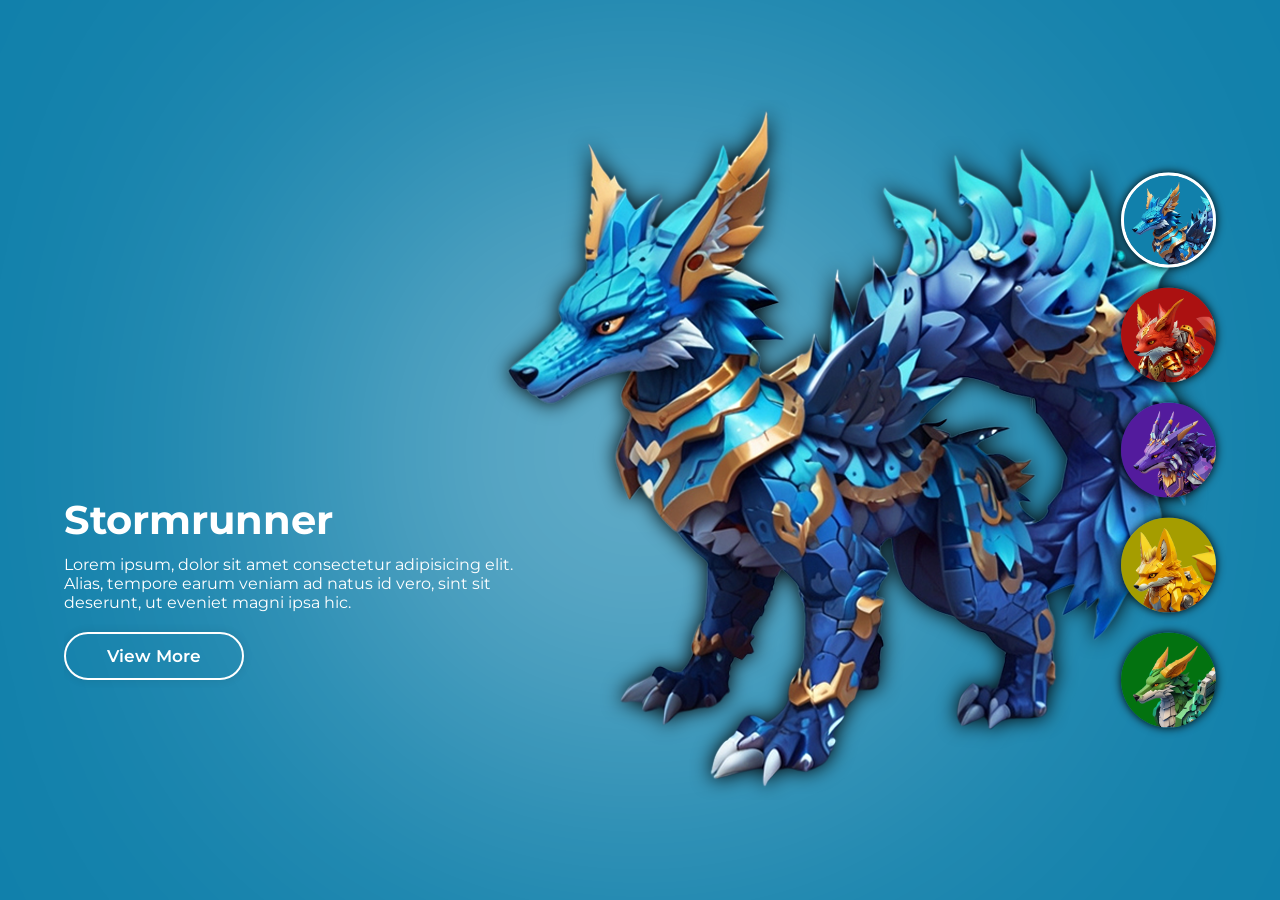
<file: Toy Dog Image Slider/index.html>
<html lang="en">
<head>
    <meta charset="UTF-8">
    <meta name="viewport" content="width=device-width, initial-scale=1.0">
    <title>Image Slider</title>
    <link rel="stylesheet" href="style.css">
    <script src="script.js" defer></script>
</head>
<body>
    <div class="carousel">
        <div class="item active">
            <div class="bg">
                <div class="info-box">
                    <div class="info-slider">
                        <div class="info-item" style="--i:0;">
                            <h2>Stormrunner</h2>
                            <p>Lorem ipsum, dolor sit amet consectetur adipisicing elit. Alias, tempore earum veniam ad natus id vero, sint sit deserunt, ut eveniet magni ipsa hic.</p>
                            <a href="#" class="btn">View More</a>
                        </div>
                    </div>
                </div>
            </div>
            <div class="img-box">
                <div class="img-slider">
                    <div class="img-item" style="--i:0;">
                        <img src="Image-Slider-master/assets/img1.png" alt="">
                    </div>
                </div>
            </div>
        </div>


         <div class="item">
            <div class="bg">
                <div class="info-box">
                    <div class="info-slider">
                        <div class="info-item" style="--i:1;">
                            <h2>Dropsight</h2>
                            <p>Lorem ipsum, dolor sit amet consectetur adipisicing elit. Alias, tempore earum veniam ad natus id vero, sint sit deserunt, ut eveniet magni ipsa hic.</p>
                            <a href="#" class="btn">View More</a>
                        </div>
                    </div>
                </div>
            </div>
            <div class="img-box">
                <div class="img-slider">
                    <div class="img-item" style="--i:1;">
                        <img src="Image-Slider-master/assets/img2.png" alt="">
                    </div>
                </div>
            </div>
        </div>

         <div class="item">
            <div class="bg">
                <div class="info-box">
                        <div class="info-slider">
                            <div class="info-item" style="--i:2;">
                                <h2>Riot</h2>
                                <p>Lorem ipsum, dolor sit amet consectetur adipisicing elit. Alias, tempore earum veniam ad natus id vero, sint sit deserunt, ut eveniet magni ipsa hic.</p>
                                <a href="#" class="btn">View More</a>
                            </div>
                        </div>
                </div>
            </div>
            <div class="img-box">
                <div class="img-slider">
                    <div class="img-item" style="--i:2;">
                        <img src="Image-Slider-master/assets/img3.png" alt="">
                    </div>
                </div>
            </div>
        </div>

         <div class="item">
            <div class="bg">
                <div class="info-box">
                    <div class="info-slider">
                        <div class="info-item" style="--i:3;">
                            <h2>Sunblast</h2>
                            <p>Lorem ipsum, dolor sit amet consectetur adipisicing elit. Alias, tempore earum veniam ad natus id vero, sint sit deserunt, ut eveniet magni ipsa hic.</p>
                            <a href="#" class="btn">View More</a>
                        </div>
                    </div>
                </div>
            </div>
            <div class="img-box">
                <div class="img-slider">
                    <div class="img-item" style="--i:3;">
                        <img src="Image-Slider-master/assets/img4.png" alt="">
                    </div>
                </div>
            </div>
        </div>

         <div class="item">
            <div class="bg">
                <div class="info-box">
                    <div class="info-slider">
                        <div class="info-item" style="--i:4;">
                            <h2>Breakclash</h2>
                            <p>Lorem ipsum, dolor sit amet consectetur adipisicing elit. Alias, tempore earum veniam ad natus id vero, sint sit deserunt, ut eveniet magni ipsa hic.</p>
                            <a href="#" class="btn">View More</a>
                        </div>
                    </div>
                </div>
                </div>
            <div class="img-box">
                <div class="img-slider">
                    <div class="img-item" style="--i:4;">
                        <img src="Image-Slider-master/assets/img5.png" alt="">
                    </div>
                </div>
            </div>
        </div>


        <ul class="thumb">
            <li class="selected"><img src="Image-Slider-master/assets/thumb1.png" ></li>
            <li><img src="Image-Slider-master/assets/thumb2.png" ></li>
            <li><img src="Image-Slider-master/assets/thumb3.png" ></li>
            <li><img src="Image-Slider-master/assets/thumb4.png" ></li>
            <li><img src="Image-Slider-master/assets/thumb5.png" ></li>
        </ul>
    </div>
    </div>
</body>
</html>
</file>
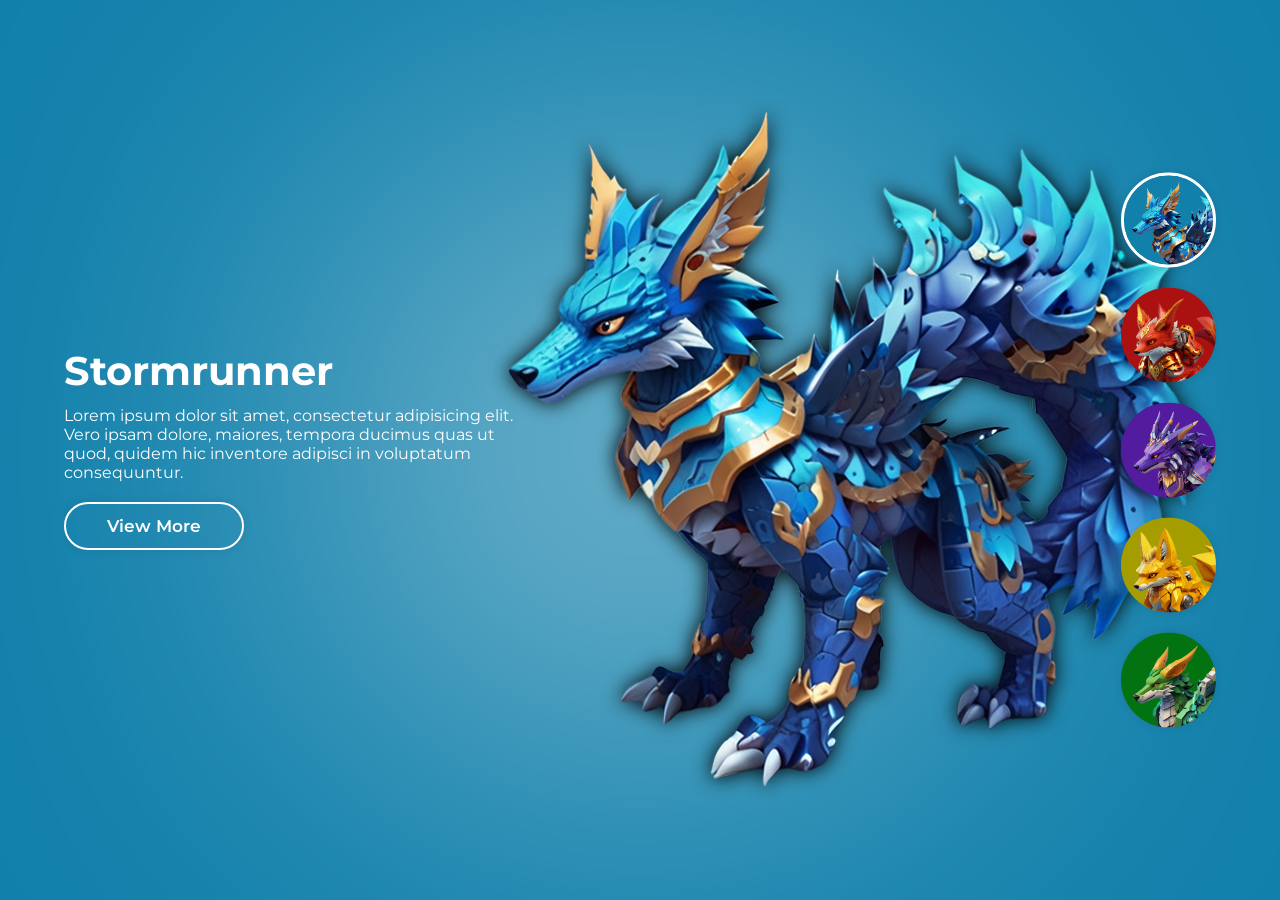
<file: Toy Dog Image Slider/Image-Slider-master/index.html>
<!DOCTYPE html>
<html lang="en">
<head>
   <meta charset="UTF-8">
   <meta name="viewport" content="width=device-width, initial-scale=1.0">
   <title>Images Slide | Coding abdullah</title>
   <link rel="stylesheet" href="style.css">
</head>
<body>

   <div class="carousel">
      <div class="item active">
         <div class="bg"></div>
         <div class="info-box">
            <div class="info-slider">
               <div class="info-item" style="--i:0;">
                  <h2>Stormrunner</h2>
                  <p>Lorem ipsum dolor sit amet, consectetur adipisicing elit. Vero ipsam dolore, maiores, tempora ducimus quas ut quod, quidem hic inventore adipisci in voluptatum consequuntur.</p>
                  <a href="#" class="btn">View More</a>
               </div>
            </div>
         </div>
         <div class="img-box">
            <div class="img-slider">
               <div class="img-item" style="--i:0;">
                  <img src="assets/img1.png">
               </div>
            </div>
         </div>
      </div>

      <div class="item">
         <div class="bg"></div>
         <div class="info-box">
            <div class="info-slider">
               <div class="info-item" style="--i:1;">
                  <h2>Dropsight</h2>
                  <p>Lorem ipsum dolor sit amet, consectetur adipisicing elit. Vero ipsam dolore, maiores, tempora ducimus quas ut quod, quidem hic inventore adipisci in voluptatum consequuntur.</p>
                  <a href="#" class="btn">View More</a>
               </div>
            </div>
         </div>
         <div class="img-box">
            <div class="img-slider">
               <div class="img-item" style="--i:1;">
                  <img src="assets/img2.png">
               </div>
            </div>
         </div>
      </div>


      <div class="item">
         <div class="bg"></div>
         <div class="info-box">
            <div class="info-slider">
               <div class="info-item" style="--i:2;">
                  <h2>Riot</h2>
                  <p>Lorem ipsum dolor sit amet, consectetur adipisicing elit. Vero ipsam dolore, maiores, tempora ducimus quas ut quod, quidem hic inventore adipisci in voluptatum consequuntur.</p>
                  <a href="#" class="btn">View More</a>
               </div>
            </div>
         </div>
         <div class="img-box">
            <div class="img-slider">
               <div class="img-item" style="--i:2;">
                  <img src="assets/img3.png">
               </div>
            </div>
         </div>
      </div>


      <div class="item">
         <div class="bg"></div>
         <div class="info-box">
            <div class="info-slider">
               <div class="info-item" style="--i:3;">
                  <h2>Sunblast</h2>
                  <p>Lorem ipsum dolor sit amet, consectetur adipisicing elit. Vero ipsam dolore, maiores, tempora ducimus quas ut quod, quidem hic inventore adipisci in voluptatum consequuntur.</p>
                  <a href="#" class="btn">View More</a>
               </div>
            </div>
         </div>
         <div class="img-box">
            <div class="img-slider">
               <div class="img-item" style="--i:3;">
                  <img src="assets/img4.png">
               </div>
            </div>
         </div>
      </div>

      <div class="item">
         <div class="bg"></div>
         <div class="info-box">
            <div class="info-slider">
               <div class="info-item" style="--i:4;">
                  <h2>Breakclash</h2>
                  <p>Lorem ipsum dolor sit amet, consectetur adipisicing elit. Vero ipsam dolore, maiores, tempora ducimus quas ut quod, quidem hic inventore adipisci in voluptatum consequuntur.</p>
                  <a href="#" class="btn">View More</a>
               </div>
            </div>
         </div>
         <div class="img-box">
            <div class="img-slider">
               <div class="img-item" style="--i:4;">
                  <img src="assets/img5.png">
               </div>
            </div>
         </div>
      </div>

      <ul class="thumb">
         <li class="selected"><img src="assets/thumb1.png"></li>
         <li><img src="assets/thumb2.png"></li>
         <li><img src="assets/thumb3.png"></li>
         <li><img src="assets/thumb4.png"></li>
         <li><img src="assets/thumb5.png"></li>
      </ul>
   </div>
   

   <script src="main.js"></script>
</body>
</html>
</file>
<file: Toy Dog Image Slider/style.css>
@import url('https://fonts.googleapis.com/css2?family=Montserrat:ital,wght@0,100..900;1,100..900&family=Open+Sans:ital,wght@0,300..800;1,300..800&family=Outfit:wght@100..900&family=Roboto+Condensed:ital,wght@0,100..900;1,100..900&family=Roboto:ital,wght@0,100..900;1,100..900&display=swap');

* {
    margin: 0;
    padding: 0;
    box-sizing: border-box;
    font-family: "Montserrat", sans-serif;
}

.carousel {
    height: 100vh;
    
}

.item .info-box {
    position: absolute;
    left: 5%;
    top: 50%;
    transform: translateY(-50);
    width: 450px;
    height: 280px;
    display: flex;
    align-items: center;
    z-index: 1;
    overflow: hidden;
}

.item.active .info-box {
    z-index: 2;
}

.info-box .info-slider {
    height: inherit;
    transition: .5s ease;
}

.info-slider .info-item {
    height: inherit;
    display: flex;
    flex-direction: column;
    justify-content: center;
    color: #fff;
    transform: translateY(calc(var(--i) * 100%));

}

.info-item h2 {
    font-size: 40px;
    line-height: 1;
}

.info-item p {
    font-size: 16px;
    margin: 15px 0 20px;
}

.info-item .btn {
    display: inline-flex;
    align-items: center;
    justify-content: center;
    width: 180px;
    height: 48px;
    background: transparent;
    border: 2px solid #fff;
    border-radius: 40px;
    box-shadow: 0 0 10px rgba(0,0,0, 0.1);
    font-size: 17px;
    color: #fff;
    text-decoration: none;
    font-weight: 600;
}

.item .img-box {
    position: absolute;
    left: 35%;
    top: 50%;
    transform: translateY(-50%);
    width: 800px;
    height: 700px;
    display: flex;
    align-items: center;
    overflow: hidden;
}

.img-box .img-slider {
    width: inherit;
    height: inherit;
    transition: .5s ease;
}

.img-slider .img-item {
    width: inherit;
    height: inherit;
    display: flex;
    justify-content: center;
    align-items: center;
    transform: translateX(calc(var(--i) * 100%));
    transition: .5s ease;
}

.img-item img {
    pointer-events: none;
    filter: drop-shadow(0 0 10px rgba(0,0,0.2));
    transform: scale(0);
    transition: .5s ease;
}

.item.active .img-item img {
    transform: scale(1);
}

.thumb {
    position: absolute;
    right: 5%;
    top: 50%;
    transform: translateY(-50%);
    list-style: none;
}

.thumb li {
    width: 95px;
    height: 95px;
    border-radius: 50%;
    box-shadow: 0 0 10px rgba(0,0,0.1);
    overflow: hidden;
    cursor: pointer;
    margin: 20px 0;
}

.thumb li.selected {
    border: 3px solid #fff;
}

.thumb li img {
    width: 100%;
    height: 100%;
    object-fit: cover;
}

.item .bg {
    position: absolute;
    top: 0;
    left: 0;
    width: 100%;
    height: 100%;
    opacity: 0;
    transition: .2s;
}

.item.active .bg {
    opacity: 1;
}

.item .bg::before{
    content: '';
    position: absolute;
    left: 50%;
    top: 50%;
    transform: translate(-50%, -50%);
    width: 500px;
    height: 500px;
    background: rgba(255, 255, 255, .8);
    border-radius: 50%;
    filter: blur(200px);
}

.item:nth-child(1) .bg{
    background: #1180ab;
}

.item:nth-child(2) .bg{
    background: #ab1111;
}

.item:nth-child(3) .bg{
    background: #531b9d;
}

.item:nth-child(4) .bg{
    background: #a59d00;
}

.item:nth-child(5) .bg{
    background: #037210;
}
</file>
<file: Toy Dog Image Slider/Image-Slider-master/style.css>
@import url("https://fonts.googleapis.com/css2?family=Montserrat:ital,wght@0,100..900;1,100..900&display=swap");

* {
  margin: 0;
  padding: 0;
  box-sizing: border-box;
  font-family: "Montserrat", sans-serif;
}

.carousel {
  height: 100vh;
}

.item .info-box {
  position: absolute;
  left: 5%;
  top: 50%;
  transform: translateY(-50%);
  width: 450px;
  height: 280px;
  display: flex;
  align-items: center;
  z-index: 1;
  overflow: hidden;
}

.item.active .info-box{
   z-index: 2;
}

.info-box .info-slider {
  height: inherit;
  transition: 0.5s ease;
}

.info-slider .info-item {
  height: inherit;
  display: flex;
  flex-direction: column;
  justify-content: center;
  color: #fff;
  transform: translateY(calc(var(--i) * 100%));
}

.info-item h2 {
  font-size: 40px;
  line-height: 1;
}

.info-item p {
  font-size: 16px;
  margin: 15px 0 20px;
}

.info-item .btn {
  display: inline-flex;
  align-items: center;
  justify-content: center;
  width: 180px;
  height: 48px;
  background: transparent;
  border: 2px solid #fff;
  border-radius: 40px;
  box-shadow: 0 0 10px rgba(0, 0, 0, 0.1);
  font-size: 17px;
  color: #fff;
  text-decoration: none;
  font-weight: 600;
}

.item .img-box {
  position: absolute;
  left: 35%;
  top: 50%;
  transform: translateY(-50%);
  width: 800px;
  height: 700px;
  display: flex;
  align-items: center;
  overflow: hidden;
}

.img-box .img-slider {
  width: inherit;
  height: inherit;
  transition: 0.5s ease;
}

.img-slider .img-item {
  width: inherit;
  height: inherit;
  display: flex;
  justify-content: center;
  align-items: center;
  transform: translateX(calc(var(--i) * 100%));
}

.img-item img {
  pointer-events: none;
  filter: drop-shadow(0 0 10px rgba(0, 0, 0.2));
  transform: scale(0);
  transition: 0.5s ease;
}

.item.active .img-item img {
  transform: scale(1);
}

.thumb {
  position: absolute;
  right: 5%;
  top: 50%;
  transform: translateY(-50%);
  list-style: none;
}

.thumb li {
  width: 95px;
  height: 95px;
  border-radius: 50%;
  box-shadow: 0 0 10px rgba(0, 0, 0, 0.1);
  overflow: hidden;
  cursor: pointer;
  margin: 20px 0;
}

.thumb li.selected {
  border: 3px solid #fff;
}

.thumb li img {
  width: 100%;
  height: 100%;
  object-fit: cover;
}

.item .bg {
  position: absolute;
  top: 0;
  left: 0;
  width: 100%;
  height: 100%;
  opacity: 0;
  transition: .2s;
}

.item.active .bg{
   opacity: 1;
}

.item .bg::before{
   content: '';
   position: absolute;
   left: 50%;
   top: 50%;
   transform: translate(-50%,-50%);
   width: 500px;
   height: 500px;
   background: rgba(255,255,255, .8);
   border-radius: 50%;
   filter: blur(200px);
}

.item:nth-child(1) .bg {
  background: #1180ab;
}

.item:nth-child(2) .bg {
  background: #ab1111;
}

.item:nth-child(3) .bg {
  background: #531b9d;
}

.item:nth-child(4) .bg {
  background: #a59d00;
}

.item:nth-child(5) .bg {
  background: #037210;
}
</file>
